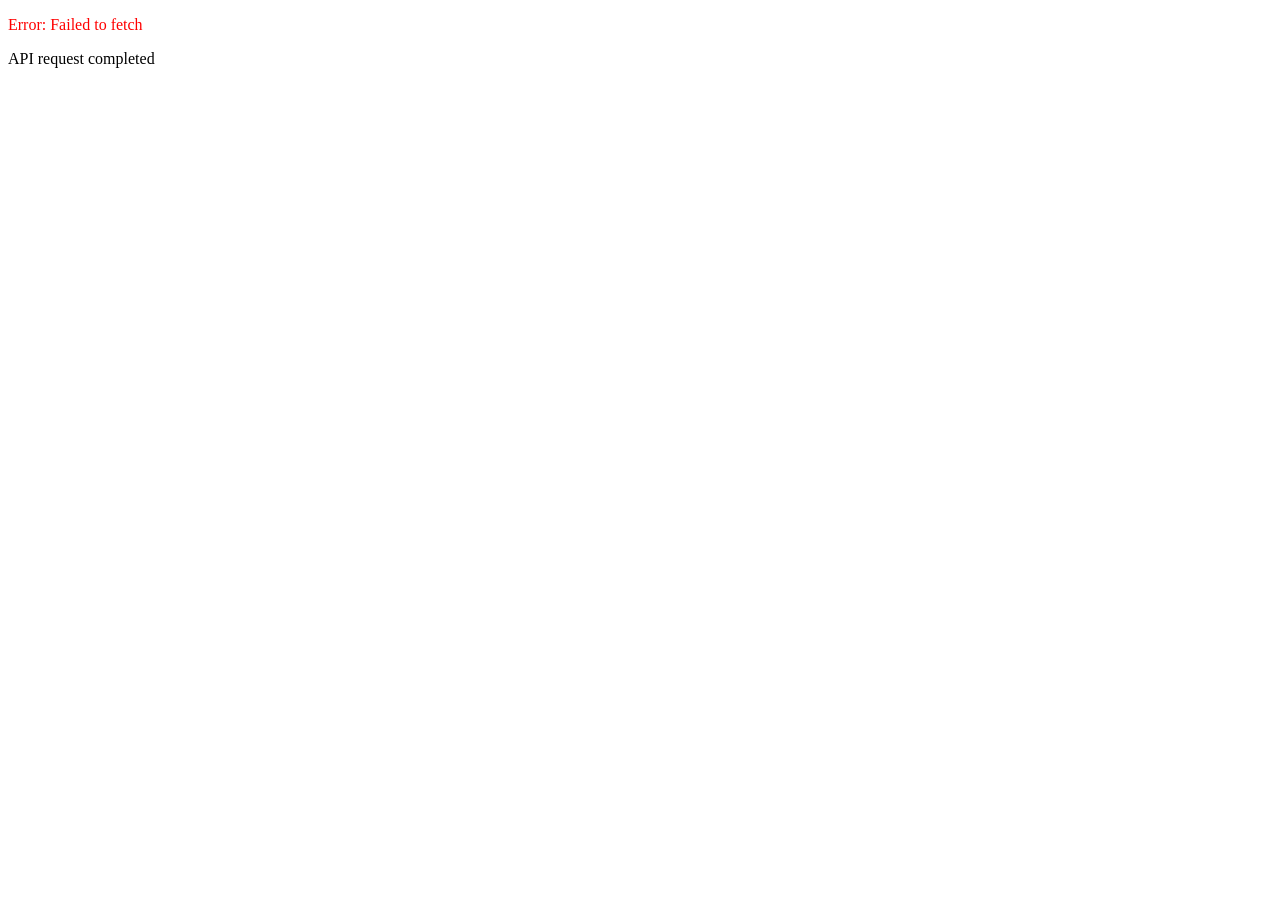
<file: index.html>
<!DOCTYPE html>
<html lang="en">
<head>
    <meta charset="UTF-8">
    <title>DOM Tasks 1-20</title>
    <style>
        .card { border: 1px solid #999; padding: 10px; margin: 10px 0; }
    </style>
</head>
<body>
    <div class="api"></div>
    <script src="js_tasks_7.js"></script>
</body>
</html>
</file>
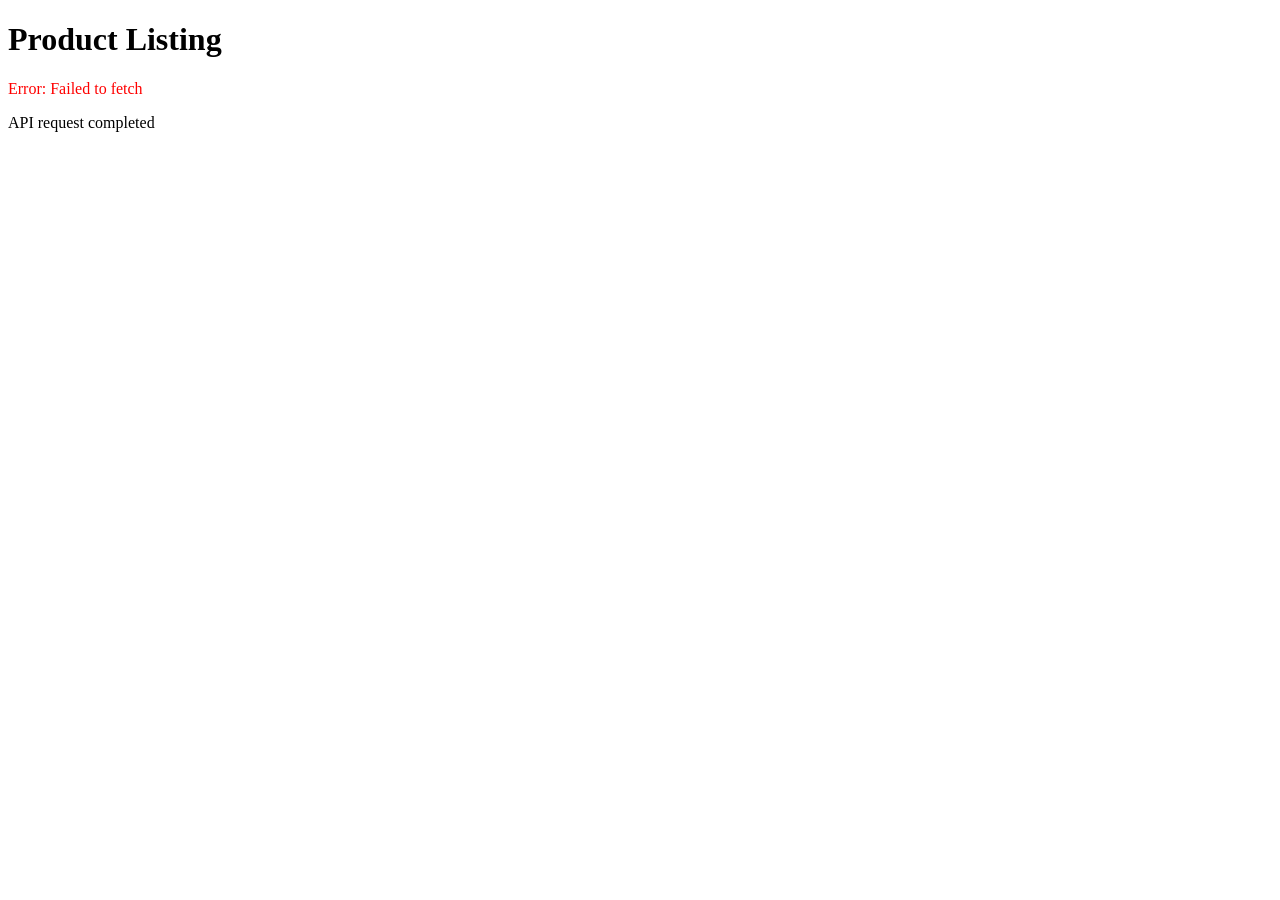
<file: project.html>
<!DOCTYPE html>
<html lang="en">
<head>
    <meta charset="UTF-8">
    <title>Product Listing Page</title>
    <style>
        .card { border: 1px solid #999; padding: 10px; margin: 10px 0; width: 300px; }
        .card img { width: 150px; }
    </style>
</head>
<body>
    <h1>Product Listing</h1>
    <div class="api"></div>
    <script src="mini_project.js"></script>
</body>
</html>
</file>
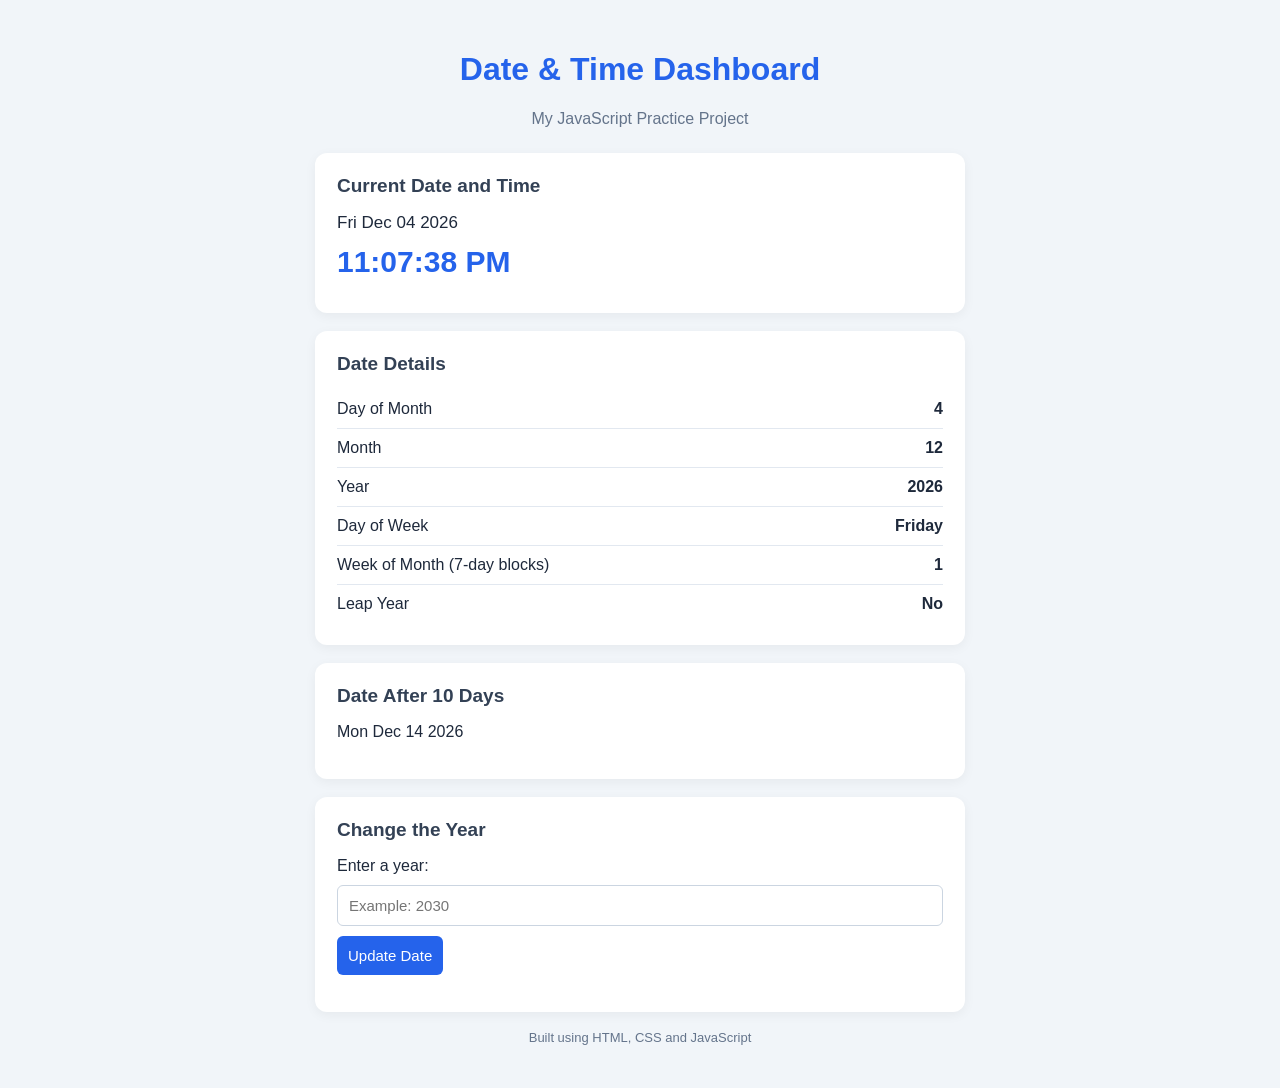
<file: task_5.html>
<!DOCTYPE html>
<html lang="en">
<head>
    <meta charset="UTF-8">
    <meta name="viewport" content="width=device-width, initial-scale=1.0">
    <title>My Date & Time Dashboard</title>
    <link rel="stylesheet" href="styles_5.css">

   
</head>

<body>
    <div class="container">

        <h1>Date & Time Dashboard</h1>
        <p class="subtitle">My JavaScript Practice Project</p>

        <div class="card">
            <h2>Current Date and Time</h2>
            <div class="date" id="currentDate"></div>
            <div class="time" id="currentTime"></div>
        </div>

        <div class="card">
            <h2>Date Details</h2>

            <div class="detail">
                <span>Day of Month</span>
                <span class="value" id="day"></span>
            </div>

            <div class="detail">
                <span>Month</span>
                <span class="value" id="month"></span>
            </div>

            <div class="detail">
                <span>Year</span>
                <span class="value" id="year"></span>
            </div>

            <div class="detail">
                <span>Day of Week</span>
                <span class="value" id="weekday"></span>
            </div>

            <div class="detail">
                <span>Week of Month (7-day blocks)</span>
                <span class="value" id="week"></span>
            </div>

            <div class="detail">
                <span>Leap Year</span>
                <span class="value" id="leapYear"></span>
            </div>
        </div>

        <div class="card">
            <h2>Date After 10 Days</h2>
            <p id="futureDate"></p>
        </div>

        <div class="card">
            <h2>Change the Year</h2>
            <label for="yearInput">Enter a year:</label>
            <input
                type="number"
                id="yearInput"
                min="1"
                max="9999"
                placeholder="Example: 2030"
            >
            <button onclick="changeYear()">Update Date</button>
            <div class="result" id="updatedDate"></div>
        </div>

        <p class="footer">Built using HTML, CSS and JavaScript</p>

    </div>

    <script src="js_task_5.js"></script>
</body>
</html>
</file>
<file: styles_5.css>
* {
            box-sizing: border-box;
        }

        body {
            font-family: Arial, sans-serif;
            background: #f1f5f9;
            color: #1e293b;
            margin: 0;
            padding: 30px 15px;
        }

        .container {
            max-width: 650px;
            margin: auto;
        }

        h1 {
            text-align: center;
            color: #2563eb;
        }

        .subtitle {
            text-align: center;
            color: #64748b;
            margin-bottom: 25px;
        }

        .card {
            background: white;
            padding: 22px;
            margin-bottom: 18px;
            border-radius: 12px;
            box-shadow: 0 3px 12px #0000000d;
        }

        h2 {
            font-size: 19px;
            margin-top: 0;
            color: #334155;
        }

        .time {
            font-size: 30px;
            font-weight: bold;
            color: #2563eb;
            margin: 12px 0;
        }

        .date {
            font-size: 17px;
        }

        .detail {
            display: flex;
            justify-content: space-between;
            gap: 15px;
            padding: 10px 0;
            border-bottom: 1px solid #e2e8f0;
        }

        .detail:last-child {
            border-bottom: none;
        }

        .value {
            font-weight: bold;
            text-align: right;
        }

        input, button {
            padding: 11px;
            font-size: 15px;
            border-radius: 6px;
        }

        input {
            width: 100%;
            border: 1px solid #cbd5e1;
            margin: 10px 0;
        }

        button {
            background: #2563eb;
            color: white;
            border: none;
            cursor: pointer;
        }

        button:hover {
            background: #1d4ed8;
        }

        .result {
            margin-top: 15px;
            font-weight: bold;
            line-height: 1.6;
        }

        .footer {
            text-align: center;
            color: #64748b;
            font-size: 13px;
        }
</file>
